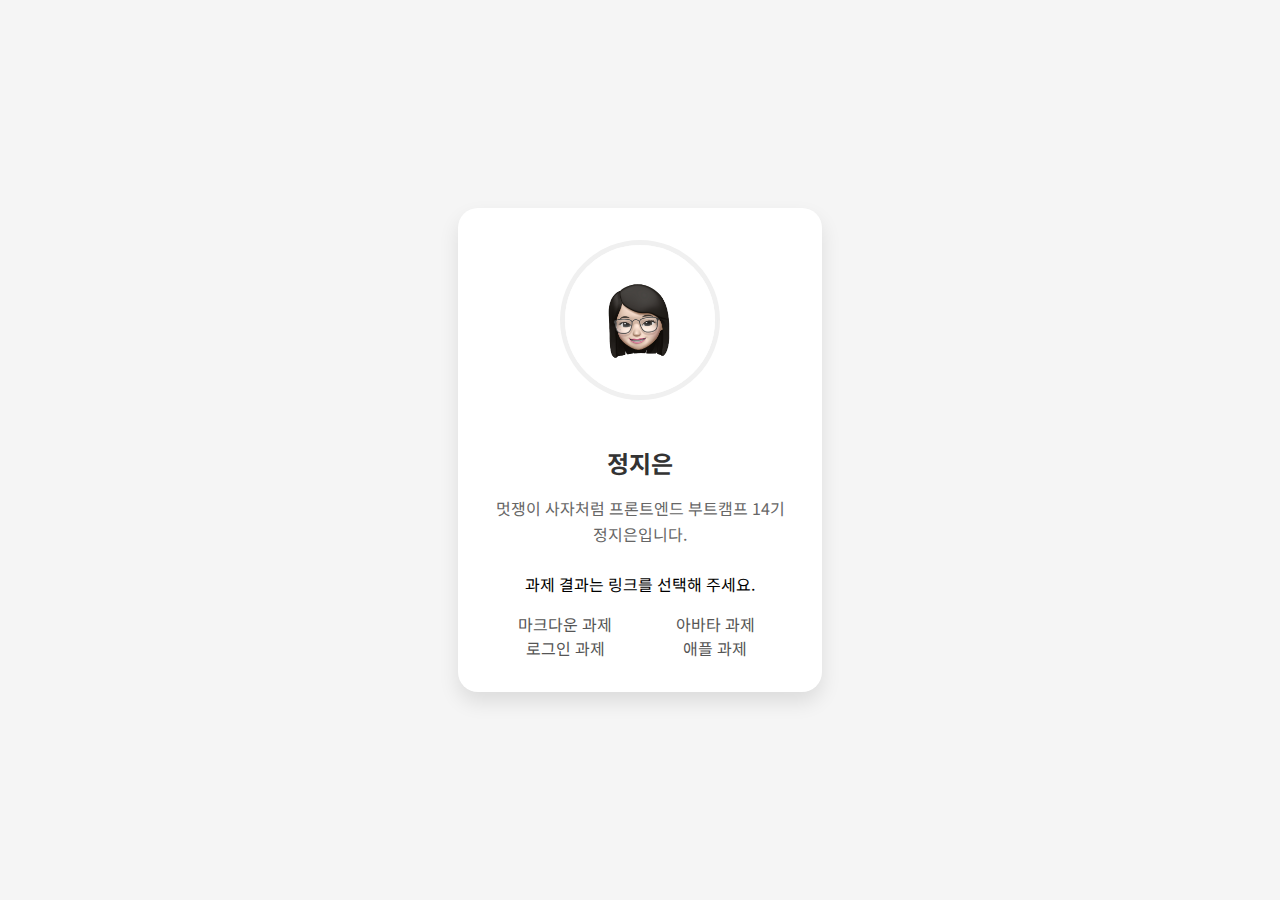
<file: index.html>
<!doctype html>
<html lang="ko">
  <head>
    <meta charset="UTF-8" />
    <meta name="viewport" content="width=device-width, initial-scale=1.0" />
    <title>HTML/CSS 과제</title>
    <style>
      body {
        margin: 0;
        padding: 0;
        font-family: 'Noto Sans KR', sans-serif;
        background-color: #f5f5f5;
        display: flex;
        justify-content: center;
        align-items: center;
        min-height: 100vh;
      }

      .profile-card {
        background: white;
        border-radius: 20px;
        box-shadow: 0 10px 20px rgba(0, 0, 0, 0.1);
        padding: 2rem;
        width: 300px;
        text-align: center;
      }

      .profile-image {
        width: 150px;
        height: 150px;
        border-radius: 50%;
        margin-bottom: 1.5rem;
        object-fit: cover;
        border: 5px solid #f0f0f0;
      }

      .name {
        font-size: 1.5rem;
        font-weight: bold;
        color: #333;
        margin-bottom: 0.5rem;
      }

      .bio {
        color: #666;
        line-height: 1.6;
        margin-bottom: 1.5rem;
      }

      .homework-links {
        display: flex;
        justify-content: center;
        flex-wrap: wrap;
        margin: 0;
        padding: 0;
        list-style: none;
      }

      .homework-links li {
        width: 50%;
      }

      .homework-links a {
        display: block;
        text-align: center;
        color: #555;
        text-decoration: none;
        transition: color 0.3s ease;
      }

      .homework-links a:hover {
        color: #007bff;
      }
    </style>
    <link href="https://fonts.googleapis.com/css2?family=Noto+Sans+KR:wght@400;700&display=swap" rel="stylesheet" />
    <link rel="stylesheet" href="https://cdnjs.cloudflare.com/ajax/libs/font-awesome/5.15.4/css/all.min.css" />
  </head>
  <body>
    <div class="profile-card">
      <!-- 절대 경로로 이미지 삽입하기 -->
      <!-- Github에서 절대 경로는 권장되지 않습니다. -->
      <!-- 이유 1 : 저장소의 이름을 homework에서 다른 이름으로 변경할 경우 모든 절대 경로를 수정해야 합니다. -->
      <!-- Github 배포를 위해 절대 경로를 사용할 경우 로컬에서 확인이 불가합니다. (https://localhost:8090으로 접속했을 때 homework을 찾지 못함) -->
      <!-- 이러한 이유로 과제를 작성할 경우 반드시 경로는 상대 경로를 사용해 주세요 -->
      <!-- <img src="/homework/src/assets/ssam.jpg" alt="슬비쌤 프로필" class="profile-image" /> -->
      <!-- 상대 경로로 이미지 삽입하기 -->
      <img src="./src/assets/june.jpg" alt="정지은 프로필" class="profile-image" />
      <h1 class="name">정지은</h1>
      <p class="bio">멋쟁이 사자처럼 프론트엔드 부트캠프 14기 정지은입니다.</p>
      <p>과제 결과는 링크를 선택해 주세요.</p>
      <ul class="homework-links">
        <li><a href="./src/md/markdown.md">마크다운 과제</a></li>
        <li><a href="./src/avatars/avatars.html">아바타 과제</a></li>
        <li><a href="./src/login/login.html">로그인 과제</a></li>
        <li><a href="./src/apple/apple.html">애플 과제</a></li>
      </ul>
    </div>
  </body>
</html>
</file>
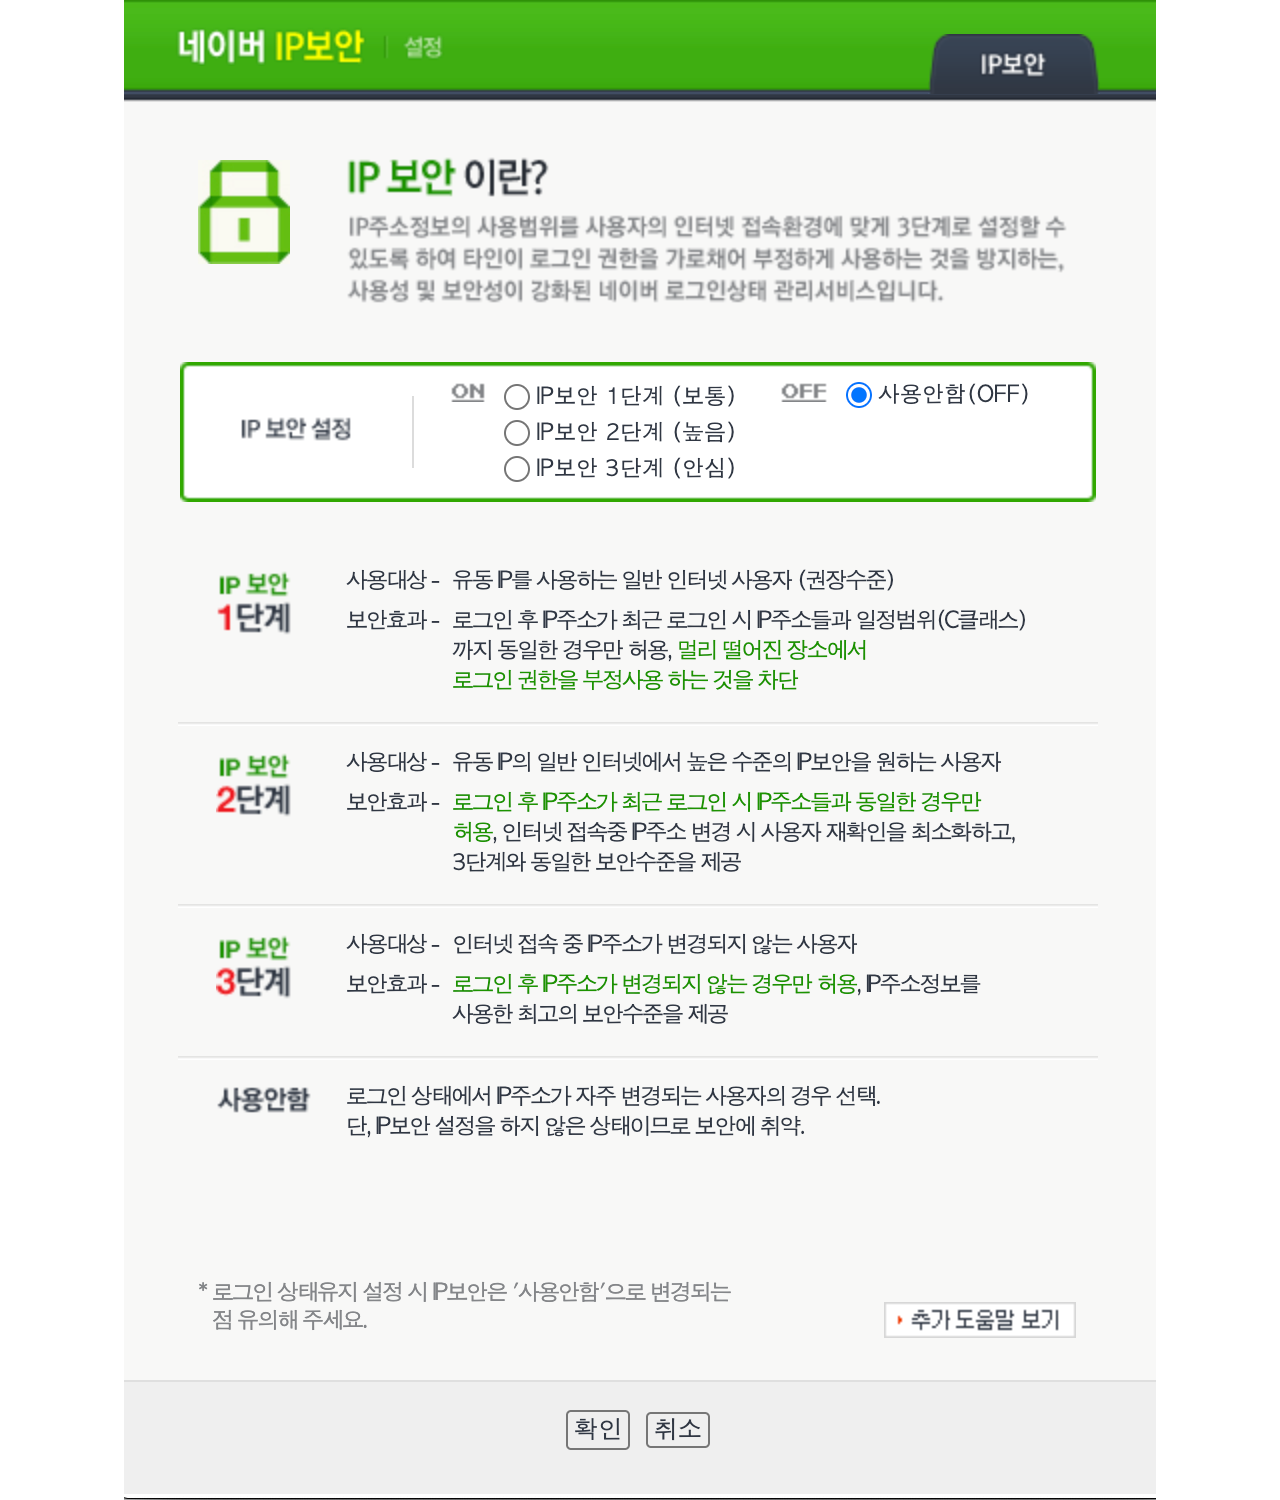
<file: src/login/pages/ip_security.html>
<!doctype html>
<html lang="ko">
  <head>
    <meta charset="UTF-8" />
    <meta name="viewport" content="width=device-width, initial-scale=1.0" />
    <title>네이버 IP 보안 로그인</title>
    <style>
      body {
        margin: 0;
      }

      div {
        display: flex;
        justify-content: center;
      }

      img {
        max-width: 100%;
        height: auto;
        margin: 0 auto;
      }
    </style>
  </head>

  <body>
    <div>
      <img src="./ip-security.png" alt="IP 보안 이란?..." />
    </div>
  </body>
</html>
</file>
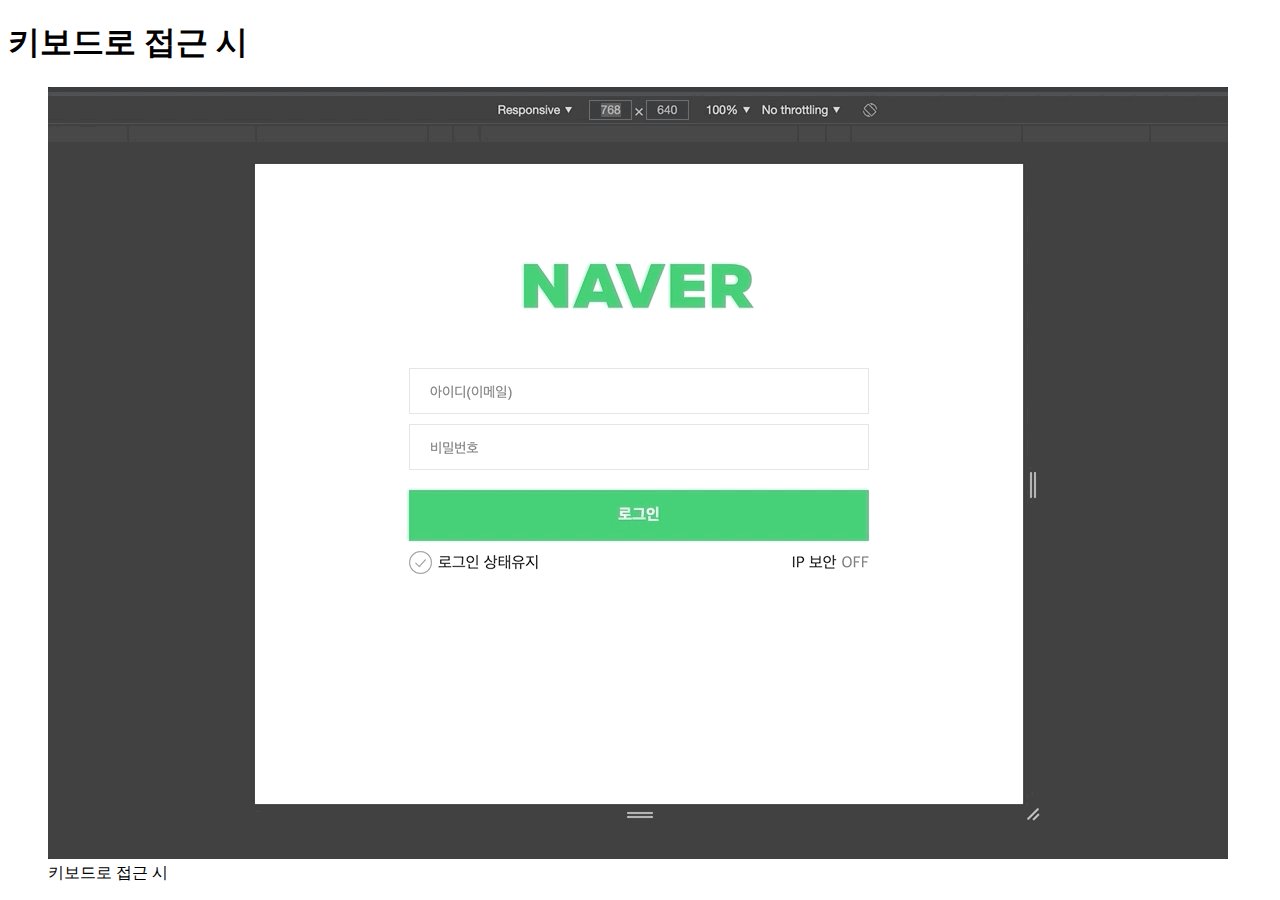
<file: src/login/preview/keyboard.html>
<!doctype html>
<html lang="ko">
  <head>
    <meta charset="UTF-8" />
    <meta name="viewport" content="width=device-width, initial-scale=1.0" />
    <title>키보드로 접근 시</title>
  </head>

  <body>
    <h1>키보드로 접근 시</h1>
    <figure>
      <img src="./images/keyboard.gif" alt="" />
      <figcaption>키보드로 접근 시</figcaption>
    </figure>
  </body>
</html>
</file>
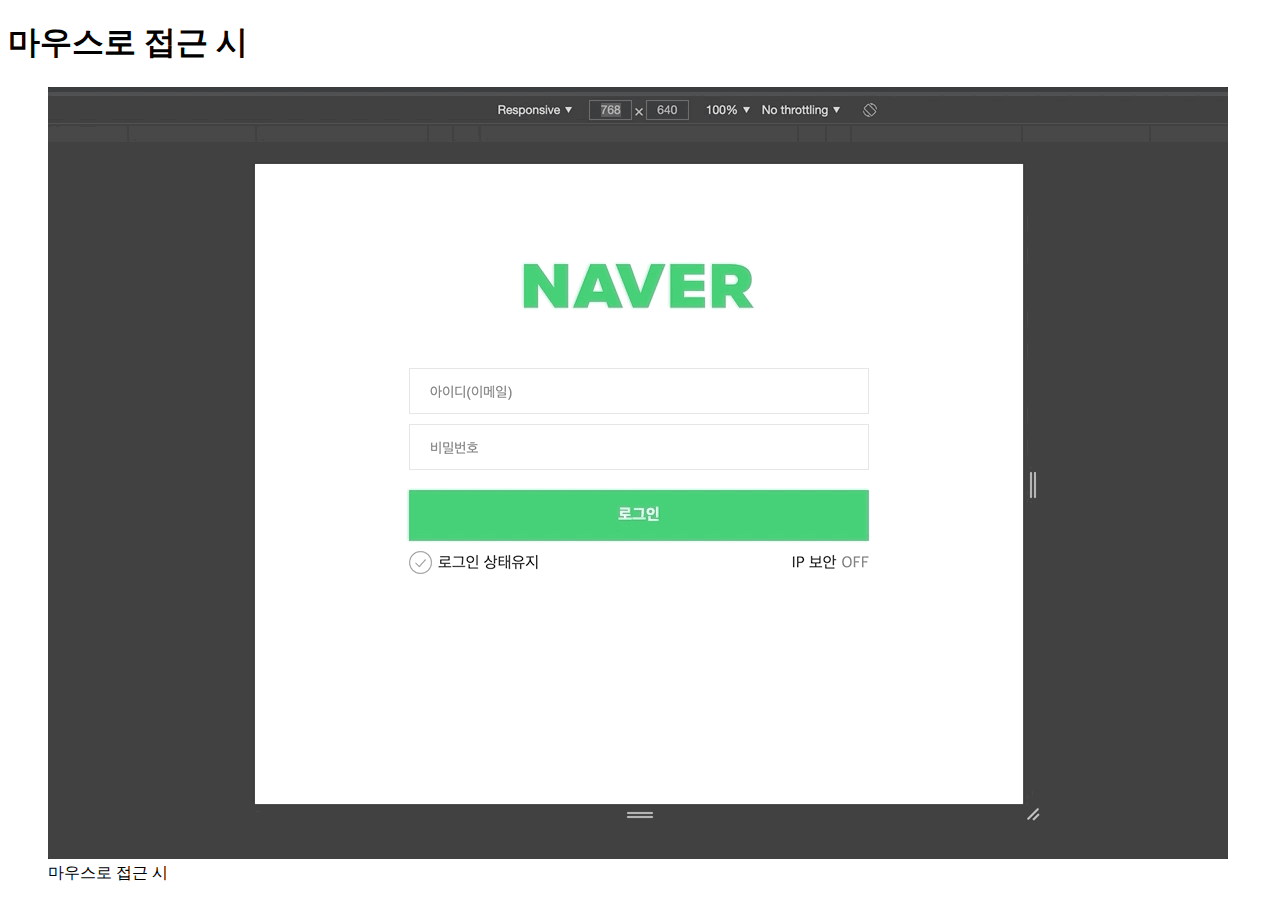
<file: src/login/preview/mouse.html>
<!doctype html>
<html lang="ko">
  <head>
    <meta charset="UTF-8" />
    <meta name="viewport" content="width=device-width, initial-scale=1.0" />
    <title>마우스로 접근 시</title>
  </head>

  <body>
    <h1>마우스로 접근 시</h1>
    <figure>
      <img src="./images/mouse.gif" alt="" />
      <figcaption>마우스로 접근 시</figcaption>
    </figure>
  </body>
</html>
</file>
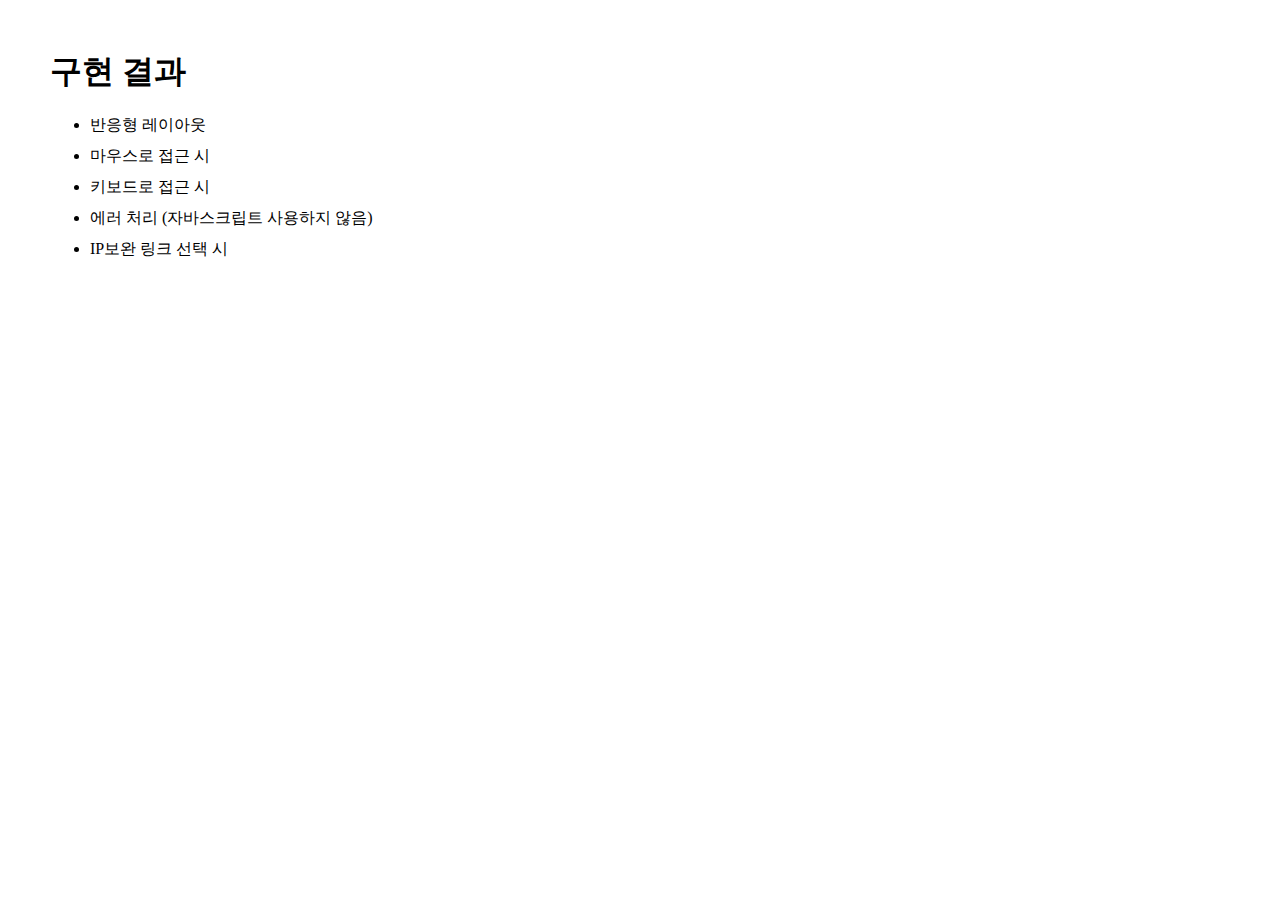
<file: src/login/preview/preview.html>
<!doctype html>
<html lang="ko">
  <head>
    <meta charset="UTF-8" />
    <meta name="viewport" content="width=device-width, initial-scale=1.0" />
    <title>네이버 IP 보안 로그인</title>
    <style>
      body{
        margin: 50px;
      }

      li{
        margin-block: 10px;
      }

      a{
        color: inherit;
        text-decoration: none;
      }
    </style>
  </head>

  <body>
    <h1>구현 결과</h1>
    <ul>
      <li><a href="./rwd.html">반응형 레이아웃</a></li>
      <li><a href="./mouse.html">마우스로 접근 시</a></li>
      <li><a href="./keyboard.html">키보드로 접근 시</a></li>
      <li><a href="./error.html">에러 처리 (자바스크립트 사용하지 않음)</a></li>
      <li><a href="./link.html">IP보완 링크 선택 시</a></li>
    </ul>
  </body>
</html>
</file>
